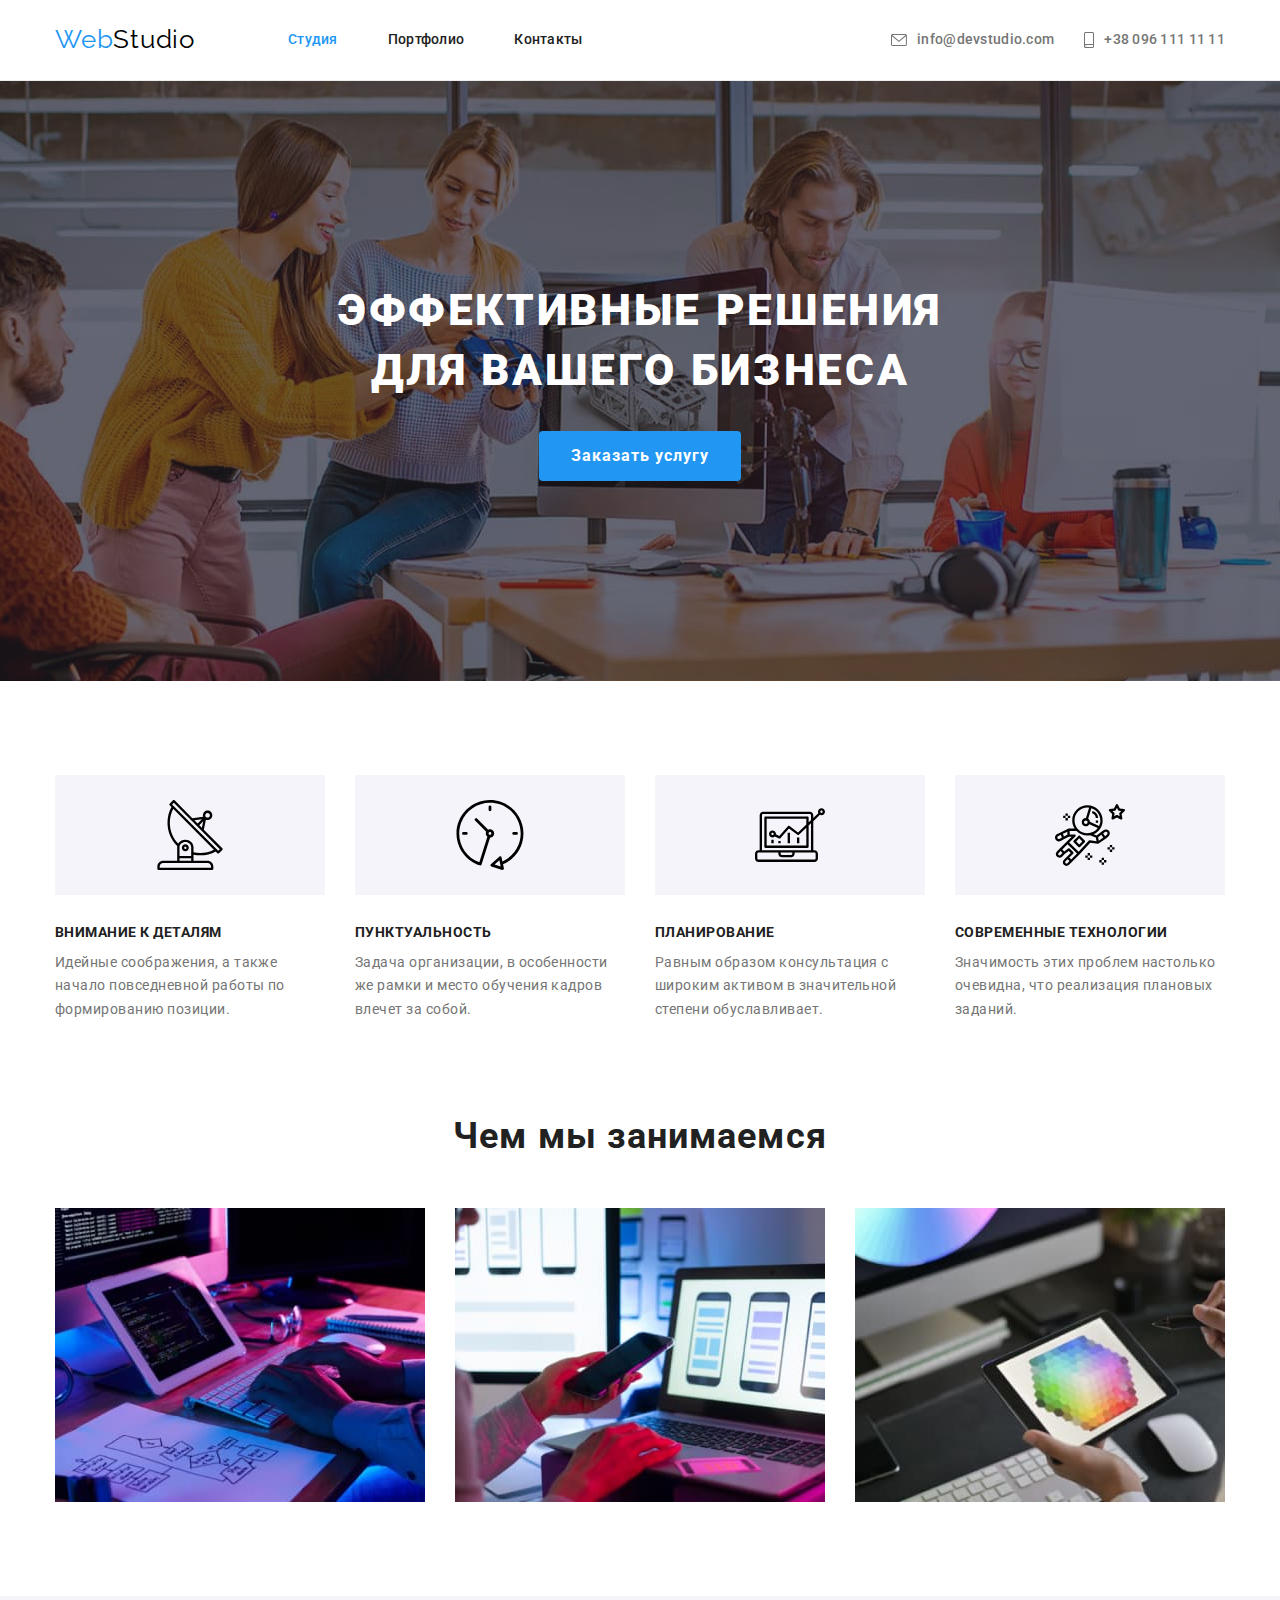
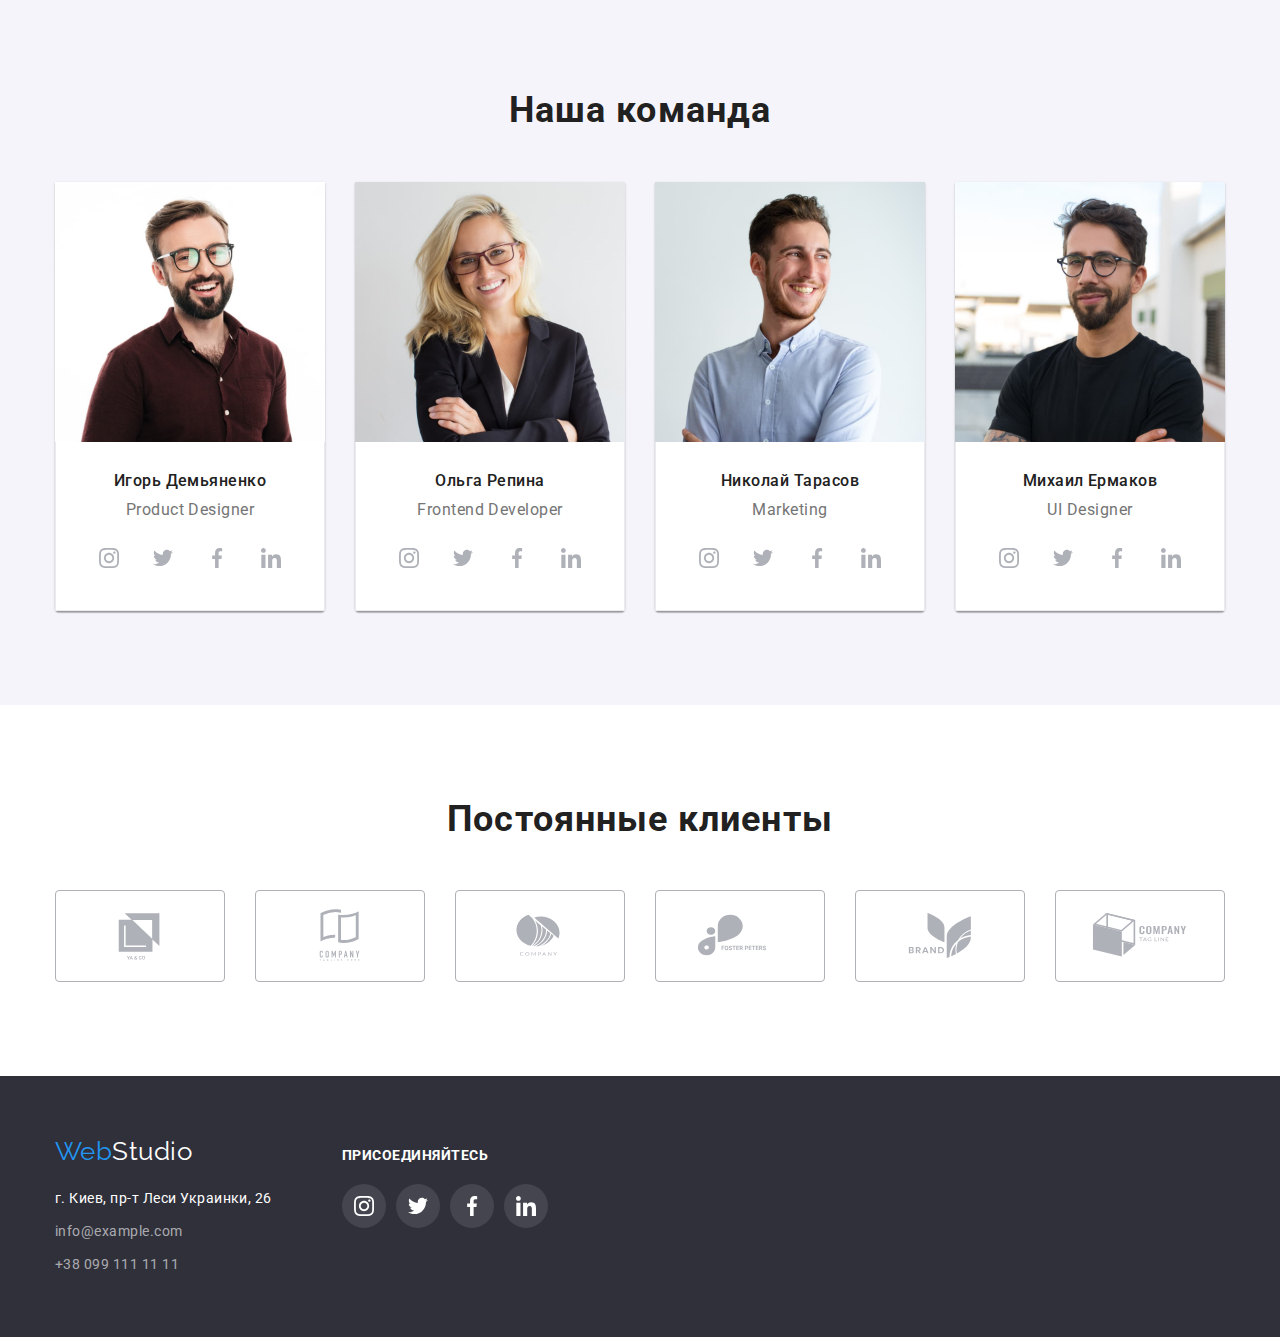
<file: index.html>
<!DOCTYPE html>
<html lang="ru">
  <head>
    <meta charset="UTF-8" />
    <meta http-equiv="X-UA-Compatible" content="IE=edge" />
    <meta name="viewport" content="width=device-width, initial-scale=1.0" />
    <link
      rel="stylesheet"
      href="https://cdnjs.cloudflare.com/ajax/libs/modern-normalize/1.1.0/modern-normalize.min.css"
    />
    <link
      href="https://fonts.googleapis.com/css2?family=Raleway:wght@700&family=Roboto:wght@400;500;700;900&display=swap"
      rel="stylesheet"
    />
    <link rel="stylesheet" href="./css/styles.css" />
    <title>goit-markup-hw-01</title>
  </head>
  <body>
    <header class="header">
      <div class="header-container container">
        <nav class="header-nav">
          <a href="" class="logo"><span class="logo-item">Web</span>Studio</a>
          <ul class="header-menu list">
            <li class="header-item">
              <a class="header-link current" href="">Студия</a>
            </li>
            <li class="header-item">
              <a class="header-link" href="./portfolio.html">Портфолио</a>
            </li>
            <li class="header-item">
              <a class="header-link" href="">Контакты</a>
            </li>
          </ul>
        </nav>
        <ul class="header-list list">
          <li class="item">
            <a class="link" href="mailto:info@devstudio.com">
              <svg width="16" height="12" class="icons">
                <use
                  href="./images/icons.svg/symbol-defs.svg#icon-envelope"
                ></use>
              </svg>
              info@devstudio.com</a
            >
          </li>
          <li class="item">
            <a class="link" href="tel:+380961111111">
              <svg width="10" height="16" class="icons">
                <use
                  href="./images/icons.svg/symbol-defs.svg#icon-smartphone"
                ></use>
              </svg>
              +38 096 111 11 11</a
            >
          </li>
        </ul>
      </div>
    </header>
    <main>
      <!-- Шапка -->
      <section class="hero">
        <div class="hero-container container">
          <h1 class="hero-title">Эффективные решения для вашего бизнеса</h1>
          <button type="button" class="hero-btn">Заказать услугу</button>
        </div>
      </section>
      <!-- Особенности -->
      <section class="section feature">
        <div class="feature-container container">
          <h2 class="visually-hidden">Особенности</h2>
          <ul class="feature-list">
            <li class="feature-item list">
              <div class="feature-icon">
                <svg width="70" height="70">
                  <use
                    href="./images/icons.svg/symbol-defs.svg#icon-antenna"
                  ></use>
                </svg>
              </div>
              <h3 class="feature-title">Внимание к деталям</h3>
              <p class="feature-text">
                Идейные соображения, а также начало повседневной работы по
                формированию позиции.
              </p>
            </li>
            <li class="feature-item list">
              <div class="feature-icon">
                <svg width="70" height="70">
                  <use
                    href="./images/icons.svg/symbol-defs.svg#icon-clock"
                  ></use>
                </svg>
              </div>
              <h3 class="feature-title">Пунктуальность</h3>
              <p class="feature-text">
                Задача организации, в особенности же рамки и место обучения
                кадров влечет за собой.
              </p>
            </li>
            <li class="feature-item list">
              <div class="feature-icon">
                <svg width="70" height="70">
                  <use
                    href="./images/icons.svg/symbol-defs.svg#icon-diagram"
                  ></use>
                </svg>
              </div>
              <h3 class="feature-title">Планирование</h3>
              <p class="feature-text">
                Равным образом консультация с широким активом в значительной
                степени обуславливает.
              </p>
            </li>
            <li class="feature-item list">
              <div class="feature-icon">
                <svg width="70" height="70">
                  <use
                    href="./images/icons.svg/symbol-defs.svg#icon-astronaut"
                  ></use>
                </svg>
              </div>
              <h3 class="feature-title">Современные технологии</h3>
              <p class="feature-text">
                Значимость этих проблем настолько очевидна, что реализация
                плановых заданий.
              </p>
            </li>
          </ul>
        </div>
      </section>
      <!-- Чем мы занимаемся -->
      <section class="section working">
        <div class="working-container container">
          <h2 class="title">Чем мы занимаемся</h2>
          <ul class="working-list">
            <li class="item list">
              <img src="./images/img1.jpg" alt="Рабочий стол" width="370" />
            </li>
            <li class="item list">
              <img src="./images/img2.jpg" alt="экран ноутбука" width="370" />
            </li>
            <li class="item list">
              <img src="./images/img3.jpg" alt="экран планшета" width="370" />
            </li>
          </ul>
        </div>
      </section>
      <!-- Наша команда -->
      <section class="section team">
        <div class="team-container container">
          <h2 class="title">Наша команда</h2>
          <ul class="team-list">
            <li class="team-item list">
              <img
                src="./images/box1.jpg"
                class="team-img"
                alt="фото"
                width="270"
              />
              <div class="team-subitem">
                <h3 class="team-subtitle">Игорь Демьяненко</h3>
                <p class="team-text">Product Designer</p>
                <ul class="social-link list">
                  <li class="social-link-item">
                    <a href="" class="social-link-icon">
                      <svg width="20" height="20">
                        <use
                          href="./images/icons.svg/symbol-defs.svg#icon-instagram"
                        ></use>
                      </svg>
                    </a>
                  </li>
                  <li class="social-link-item">
                    <a href="" class="social-link-icon">
                      <svg width="20" height="20">
                        <use
                          href="./images/icons.svg/symbol-defs.svg#icon-twitter"
                        ></use>
                      </svg>
                    </a>
                  </li>
                  <li class="social-link-item">
                    <a href="" class="social-link-icon">
                      <svg width="20" height="20">
                        <use
                          href="./images/icons.svg/symbol-defs.svg#icon-facebook"
                        ></use>
                      </svg>
                    </a>
                  </li>
                  <li class="social-link-item">
                    <a href="" class="social-link-icon">
                      <svg width="20" height="20">
                        <use
                          href="./images/icons.svg/symbol-defs.svg#icon-linkedin"
                        ></use>
                      </svg>
                    </a>
                  </li>
                </ul>
              </div>
            </li>
            <li class="team-item list">
              <img
                src="./images/box2.jpg"
                class="team-img"
                alt="фото"
                width="270"
              />
              <div class="team-subitem">
                <h3 class="team-subtitle">Ольга Репина</h3>
                <p class="team-text">Frontend Developer</p>
                <ul class="social-link list">
                  <li class="social-link-item">
                    <a href="" class="social-link-icon">
                      <svg width="20" height="20">
                        <use
                          href="./images/icons.svg/symbol-defs.svg#icon-instagram"
                        ></use>
                      </svg>
                    </a>
                  </li>
                  <li class="social-link-item">
                    <a href="" class="social-link-icon">
                      <svg width="20" height="20">
                        <use
                          href="./images/icons.svg/symbol-defs.svg#icon-twitter"
                        ></use>
                      </svg>
                    </a>
                  </li>
                  <li class="social-link-item">
                    <a href="" class="social-link-icon">
                      <svg width="20" height="20">
                        <use
                          href="./images/icons.svg/symbol-defs.svg#icon-facebook"
                        ></use>
                      </svg>
                    </a>
                  </li>
                  <li class="social-link-item">
                    <a href="" class="social-link-icon">
                      <svg width="20" height="20">
                        <use
                          href="./images/icons.svg/symbol-defs.svg#icon-linkedin"
                        ></use>
                      </svg>
                    </a>
                  </li>
                </ul>
              </div>
            </li>
            <li class="team-item list">
              <img
                src="./images/box3.jpg"
                class="team-img"
                alt="фото"
                width="270"
              />
              <div class="team-subitem">
                <h3 class="team-subtitle">Николай Тарасов</h3>
                <p class="team-text">Marketing</p>
                <ul class="social-link list">
                  <li class="social-link-item">
                    <a href="" class="social-link-icon">
                      <svg width="20" height="20">
                        <use
                          href="./images/icons.svg/symbol-defs.svg#icon-instagram"
                        ></use>
                      </svg>
                    </a>
                  </li>
                  <li class="social-link-item">
                    <a href="" class="social-link-icon">
                      <svg width="20" height="20">
                        <use
                          href="./images/icons.svg/symbol-defs.svg#icon-twitter"
                        ></use>
                      </svg>
                    </a>
                  </li>
                  <li class="social-link-item">
                    <a href="" class="social-link-icon">
                      <svg width="20" height="20">
                        <use
                          href="./images/icons.svg/symbol-defs.svg#icon-facebook"
                        ></use>
                      </svg>
                    </a>
                  </li>
                  <li class="social-link-item">
                    <a href="" class="social-link-icon">
                      <svg width="20" height="20">
                        <use
                          href="./images/icons.svg/symbol-defs.svg#icon-linkedin"
                        ></use>
                      </svg>
                    </a>
                  </li>
                </ul>
              </div>
            </li>
            <li class="team-item list">
              <img
                src="./images/box4.jpg"
                class="team-img"
                alt="фото"
                width="270"
              />
              <div class="team-subitem">
                <h3 class="team-subtitle">Михаил Ермаков</h3>
                <p class="team-text">UI Designer</p>
                <ul class="social-link list">
                  <li class="social-link-item">
                    <a href="" class="social-link-icon">
                      <svg width="20" height="20">
                        <use
                          href="./images/icons.svg/symbol-defs.svg#icon-instagram"
                        ></use>
                      </svg>
                    </a>
                  </li>
                  <li class="social-link-item">
                    <a href="" class="social-link-icon">
                      <svg width="20" height="20">
                        <use
                          href="./images/icons.svg/symbol-defs.svg#icon-twitter"
                        ></use>
                      </svg>
                    </a>
                  </li>
                  <li class="social-link-item">
                    <a href="" class="social-link-icon">
                      <svg width="20" height="20">
                        <use
                          href="./images/icons.svg/symbol-defs.svg#icon-facebook"
                        ></use>
                      </svg>
                    </a>
                  </li>
                  <li class="social-link-item">
                    <a href="" class="social-link-icon">
                      <svg width="20" height="20">
                        <use
                          href="./images/icons.svg/symbol-defs.svg#icon-linkedin"
                        ></use>
                      </svg>
                    </a>
                  </li>
                </ul>
              </div>
            </li>
          </ul>
        </div>
      </section>
      <!-- Постоянные клиенты -->
      <section class="section client">
        <div class="container">
            <h2 class="title">Постоянные клиенты</h2>
            <ul class="client-list list">
              <li class="client-item">
                <a href="" class="client-link">
                  <svg width="106" height="60">
                    <use
                      href="./images/icons.svg/symbol-defs.svg#icon-client1"
                    ></use>
                  </svg>
                </a>
              </li>
              <li class="client-item">
                <a href="" class="client-link">
                  <svg width="106" height="60">
                    <use
                      href="./images/icons.svg/symbol-defs.svg#icon-client2"
                    ></use>
                  </svg>
                </a>
              </li>
              <li class="client-item">
                <a href="" class="client-link">
                  <svg width="106" height="60">
                    <use
                      href="./images/icons.svg/symbol-defs.svg#icon-client3"
                    ></use>
                  </svg>
                </a>
              </li>
              <li class="client-item">
                <a href="" class="client-link">
                  <svg width="106" height="60">
                    <use
                      href="./images/icons.svg/symbol-defs.svg#icon-client4"
                    ></use>
                  </svg>
                </a>
              </li>
              <li class="client-item">
                <a href="" class="client-link">
                  <svg width="106" height="60">
                    <use
                      href="./images/icons.svg/symbol-defs.svg#icon-client5"
                    ></use>
                  </svg>
                </a>
              </li>
              <li class="client-item">
                <a href="" class="client-link">
                  <svg width="106" height="60">
                    <use
                      href="./images/icons.svg/symbol-defs.svg#icon-client6"
                    ></use>
                  </svg>
                </a>
              </li>
            </ul>
        </div>
      </section>
    </main>
    <!-- футер -->
    <footer class="footer">
      <div class="container">
        <div class="footer-box">
          <div class="footer-container">
            <a href="" class="footer-logo"
              ><span class="logo-item">Web</span>Studio</a
            >
            <address>
              <ul class="footer-list list">
                <li class="footer-item">
                  <a
                    class="footer-address"
                    href="https://goo.gl/maps/hT7M4xS8k6u17TfG9"
                    >г. Киев, пр-т Леси Украинки, 26</a
                  >
                </li>
                <li class="footer-item">
                  <a class="footer-link" href="mailto:info@example.com"
                    >info@example.com</a
                  >
                </li>
                <li class="footer-item">
                  <a class="footer-link" href="tel:+380991111111"
                    >+38 099 111 11 11</a
                  >
                </li>
              </ul>
            </address>
          </div>
          <div class="footer-social">
            <h2 class="footer-title">присоединяйтесь</h2>
            <ul class="footer-social-list list">
              <li class="footer-social-item">
                <a href="" class="footer-social-link">
                  <svg width="20" height="20">
                    <use href="./images/icons.svg/symbol-defs.svg#icon-instagram"></use>
                  </svg>
                </a>
              </li>
              <li class="footer-social-item">
                <a href="" class="footer-social-link">
                  <svg width="20" height="20">
                    <use href="./images/icons.svg/symbol-defs.svg#icon-twitter"></use>
                  </svg>
                </a>
              </li>
              <li class="footer-social-item">
                <a href="" class="footer-social-link">
                  <svg width="20" height="20">
                    <use href="./images/icons.svg/symbol-defs.svg#icon-facebook"></use>
                  </svg>
                </a>
              </li>
              <li class="footer-social-item">
                <a href="" class="footer-social-link">
                  <svg width="20" height="20">
                    <use href="./images/icons.svg/symbol-defs.svg#icon-linkedin"></use>
                  </svg>
                </a>
              </li>
            </ul>
          </div>
        </div>
      </div>
    </footer>
  </body>
</html>
</file>
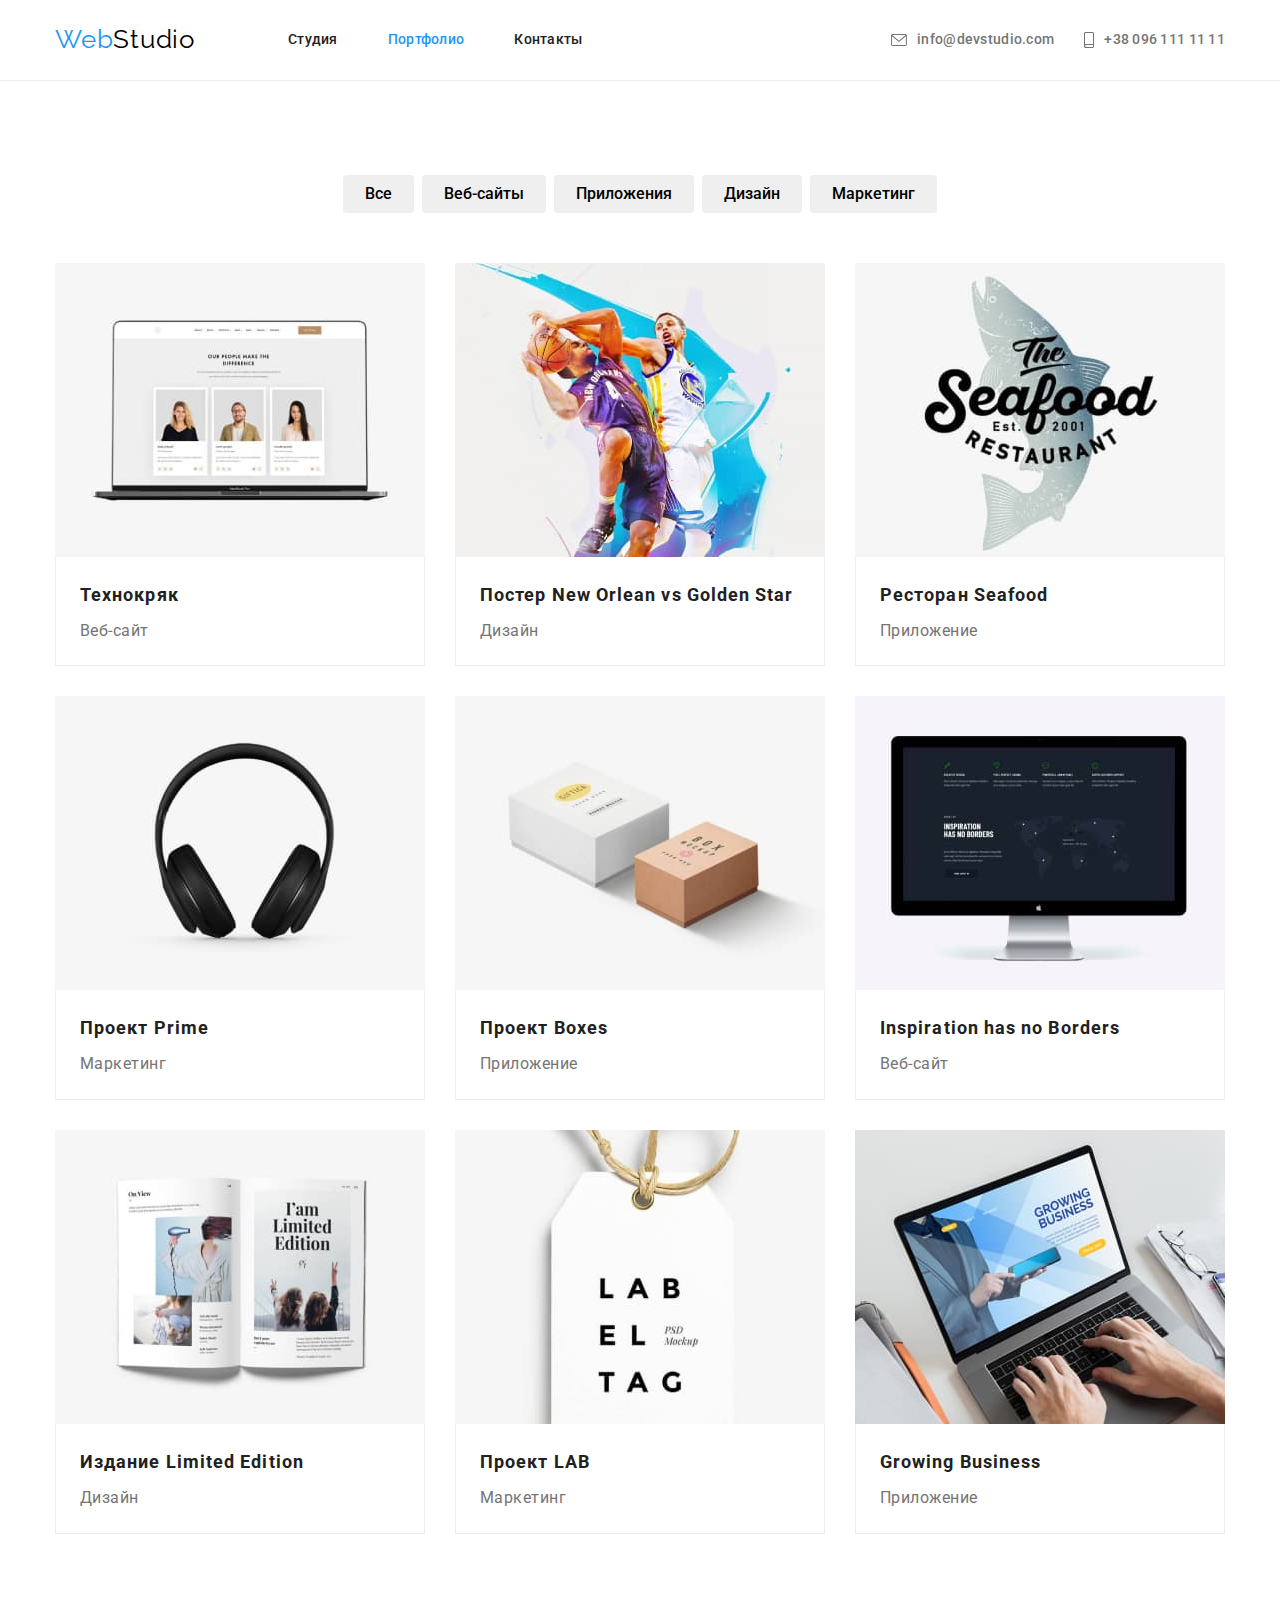
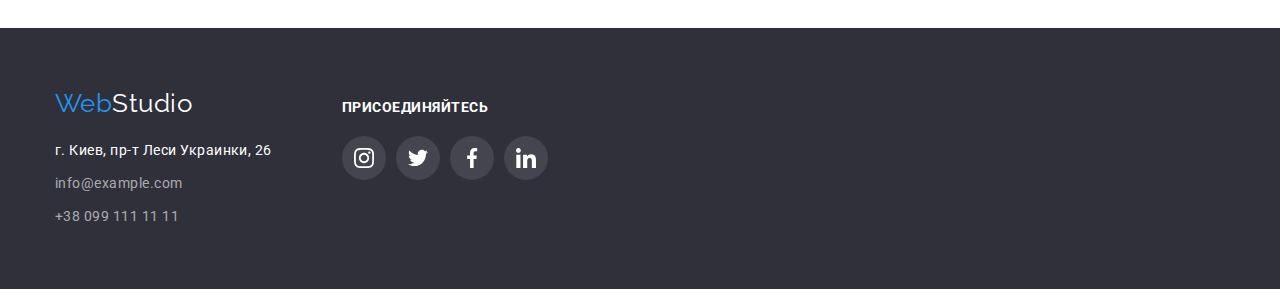
<file: portfolio.html>
<!DOCTYPE html>
<html lang="ru">
  <head>
    <meta charset="UTF-8" />
    <meta http-equiv="X-UA-Compatible" content="IE=edge" />
    <meta name="viewport" content="width=device-width, initial-scale=1.0" />
    <link
      rel="stylesheet"
      href="https://cdnjs.cloudflare.com/ajax/libs/modern-normalize/1.1.0/modern-normalize.min.css"
    />
    <link rel="preconnect" href="https://fonts.googleapis.com" />
    <link rel="preconnect" href="https://fonts.gstatic.com" crossorigin />
    <link
      href="https://fonts.googleapis.com/css2?family=Raleway:wght@700&family=Roboto:wght@400;500;700;900&display=swap"
      rel="stylesheet"
    />
    <link rel="stylesheet" href="./css/styles.css" />
    <title>Портфолио</title>
  </head>
  <body>
    <header class="header">
      <div class="header-container container">
        <nav class="header-nav">
          <a href="" class="logo"><span class="logo-item">Web</span>Studio</a>
          <ul class="header-menu list">
            <li class="header-item">
              <a class="header-link" href="./index.html">Студия</a>
            </li>
            <li class="header-item">
              <a class="header-link current" href="">Портфолио</a>
            </li>
            <li class="header-item">
              <a class="header-link" href="">Контакты</a>
            </li>
          </ul>
        </nav>
        <ul class="header-list list">
          <li class="item">
            <a class="link" href="mailto:info@devstudio.com">
              <svg width="16" height="12" class="icons">
                <use
                  href="./images/icons.svg/symbol-defs.svg#icon-envelope"
                ></use>
              </svg>
              info@devstudio.com</a
            >
          </li>
          <li class="item">
            <a class="link" href="tel:+380961111111"
              ><svg width="10" height="16" class="icons">
                <use
                  href="./images/icons.svg/symbol-defs.svg#icon-smartphone"
                ></use>
              </svg>
              +38 096 111 11 11</a
            >
          </li>
        </ul>
      </div>
    </header>
    <main>
      <section class="section filter">
        <div class="container">
          <h1 class="visually-hidden">Портфолио</h1>
          <ul class="filter-list list">
            <li class="filter-item">
              <button type="button" class="filter-btn">Все</button>
            </li>
            <li class="filter-item">
              <button type="button" class="filter-btn">Веб-сайты</button>
            </li>
            <li class="filter-item">
              <button type="button" class="filter-btn">Приложения</button>
            </li>
            <li class="filter-item">
              <button type="button" class="filter-btn">Дизайн</button>
            </li>
            <li class="filter-item">
              <button type="button" class="filter-btn">Маркетинг</button>
            </li>
          </ul>
          <ul class="project-list list">
            <li class="project-item">
              <a href="" class="project-link">
                <img
                  src="./images/project.jpg"
                  alt="открытый ноутбук"
                  width="370"
                  height="294"
                />
                <div class="project-subitem">
                  <h2 class="project-title">Технокряк</h2>
                  <p class="project-text">Веб-сайт</p>
                  <p class="project-subtext">
                    Lorem ipsum dolor sit amet consectetur adipisicing elit.
                    Aliquam, tenetur.
                  </p>
                </div>
              </a>
            </li>
            <li class="project-item">
              <a href="" class="project-link">
                <img
                  src="./images/project2.jpg"
                  alt="два спортсмена играют в баскетбол"
                  width="370"
                  height="294"
                />
                <div class="project-subitem">
                  <h2 class="project-title">
                    Постер New Orlean vs Golden Star
                  </h2>
                  <p class="project-text">Дизайн</p>
                  <p class="project-subtext">
                    Lorem ipsum dolor sit amet consectetur adipisicing elit.
                    Aliquam, tenetur.
                  </p>
                </div>
              </a>
            </li>
            <li class="project-item">
              <a href="" class="project-link">
                <img
                  src="./images/project3.jpg"
                  alt="логотип ресторана морепродукты"
                  width="370"
                  height="294"
                />
                <div class="project-subitem">
                  <h2 class="project-title">Ресторан Seafood</h2>
                  <p class="project-text">Приложение</p>
                  <p class="project-subtext">
                    Lorem ipsum dolor sit amet consectetur adipisicing elit.
                    Aliquam, tenetur.
                  </p>
                </div>
              </a>
            </li>
            <li class="project-item">
              <a href="" class="project-link">
                <img
                  src="./images/project4.jpg"
                  alt="наушники"
                  width="370"
                  height="294"
                />
                <div class="project-subitem">
                  <h2 class="project-title">Проект Prime</h2>
                  <p class="project-text">Маркетинг</p>
                  <p class="project-subtext">
                    Lorem ipsum dolor sit amet consectetur adipisicing elit.
                    Aliquam, tenetur.
                  </p>
                </div>
              </a>
            </li>
            <li class="project-item">
              <a href="" class="project-link">
                <img
                  src="./images/project5.jpg"
                  alt="две коробки"
                  width="370"
                  height="294"
                />
                <div class="project-subitem">
                  <h2 class="project-title">Проект Boxes</h2>
                  <p class="project-text">Приложение</p>
                  <p class="project-subtext">
                    Lorem ipsum dolor sit amet consectetur adipisicing elit.
                    Aliquam, tenetur.
                  </p>
                </div>
              </a>
            </li>
            <li class="project-item">
              <a href="" class="project-link">
                <img
                  src="./images/project6.jpg"
                  alt="монитор"
                  width="370"
                  height="294"
                />
                <div class="project-subitem">
                  <h2 class="project-title">Inspiration has no Borders</h2>
                  <p class="project-text">Веб-сайт</p>
                  <p class="project-subtext">
                    Lorem ipsum dolor sit amet consectetur adipisicing elit.
                    Aliquam, tenetur.
                  </p>
                </div>
              </a>
            </li>
            <li class="project-item">
              <a href="" class="project-link">
                <img
                  src="./images/project7.jpg"
                  alt="открытая страница журнала"
                  width="370"
                  height="294"
                />
                <div class="project-subitem">
                  <h2 class="project-title">Издание Limited Edition</h2>
                  <p class="project-text">Дизайн</p>
                  <p class="project-subtext">
                    Lorem ipsum dolor sit amet consectetur adipisicing elit.
                    Aliquam, tenetur.
                  </p>
                </div>
              </a>
            </li>
            <li class="project-item">
              <a href="" class="project-link">
                <img
                  src="./images/project8.jpg"
                  alt="медальон на шнурочке"
                  width="370"
                  height="294"
                />
                <div class="project-subitem">
                  <h2 class="project-title">Проект LAB</h2>
                  <p class="project-text">Маркетинг</p>
                  <p class="project-subtext">
                    Lorem ipsum dolor sit amet consectetur adipisicing elit.
                    Aliquam, tenetur.
                  </p>
                </div>
              </a>
            </li>
            <li class="project-item">
              <a href="" class="project-link">
                <img
                  src="./images/project9.jpg"
                  alt="работа на ноутбуке"
                  width="370"
                  height="294"
                />
                <div class="project-subitem">
                  <h2 class="project-title">Growing Business</h2>
                  <p class="project-text">Приложение</p>
                  <p class="project-subtext">
                    Lorem ipsum dolor sit amet consectetur adipisicing elit.
                    Aliquam, tenetur.
                  </p>
                </div>
              </a>
            </li>
          </ul>
        </div>
      </section>
    </main>
    <footer class="footer">
      <div class="container">
        <div class="footer-box">
          <div class="footer-container">
            <a href="" class="footer-logo"
              ><span class="logo-item">Web</span>Studio</a
            >
            <address>
              <ul class="footer-list list">
                <li class="footer-item">
                  <a
                    class="footer-address"
                    href="https://goo.gl/maps/hT7M4xS8k6u17TfG9"
                    >г. Киев, пр-т Леси Украинки, 26</a
                  >
                </li>
                <li class="footer-item">
                  <a class="footer-link" href="mailto:info@example.com"
                    >info@example.com</a
                  >
                </li>
                <li class="footer-item">
                  <a class="footer-link" href="tel:+380991111111"
                    >+38 099 111 11 11</a
                  >
                </li>
              </ul>
            </address>
          </div>
          <div class="footer-social">
            <h2 class="footer-title">присоединяйтесь</h2>
            <ul class="footer-social-list list">
              <li class="footer-social-item">
                <a href="" class="footer-social-link">
                  <svg width="20" height="20">
                    <use
                      href="./images/icons.svg/symbol-defs.svg#icon-instagram"
                    ></use>
                  </svg>
                </a>
              </li>
              <li class="footer-social-item">
                <a href="" class="footer-social-link">
                  <svg width="20" height="20">
                    <use
                      href="./images/icons.svg/symbol-defs.svg#icon-twitter"
                    ></use>
                  </svg>
                </a>
              </li>
              <li class="footer-social-item">
                <a href="" class="footer-social-link">
                  <svg width="20" height="20">
                    <use
                      href="./images/icons.svg/symbol-defs.svg#icon-facebook"
                    ></use>
                  </svg>
                </a>
              </li>
              <li class="footer-social-item">
                <a href="" class="footer-social-link">
                  <svg width="20" height="20">
                    <use
                      href="./images/icons.svg/symbol-defs.svg#icon-linkedin"
                    ></use>
                  </svg>
                </a>
              </li>
            </ul>
          </div>
        </div>
      </div>
    </footer>
  </body>
</html>
</file>
<file: css/styles.css>
:root {
  --primary-text-color: #212121;
  --title-text-color: #757575;
  --accent-color: #2196f3;
  --color-white: #fff;
  --background-color: #2f303a;
  --bg-secondcolor: #fff;
}

body {
  font-family: "Roboto", sans-serif;
  color: var(--primary-text-color);
  background-color: var(--color-white);
  letter-spacing: 0.03em;
}

/* font-family: 'Raleway', sans-serif; */
h1,
h2,
h3,
h4,
h5,
h6,
p {
  margin: 0;
}

ul {
  margin: 0;
  padding: 0;
}

a {
  display: block;
  text-decoration: none;
}

img {
  display: block;
  max-width: 100%;
  height: auto;
}

.list {
  list-style: none;
}

.container {
  width: 1200px;
  margin: 0 auto;
  padding: 0 15px;
}

.section {
  padding: 94px 0;
}

/* шапка */

.header {
  background-color: var(--bg-secondcolor);
  border-bottom: 1px solid #ececec;
}

.header-container {
  display: flex;
  align-items: center;
}

.header-nav {
  display: flex;
  align-items: center;
}

.logo {
  font-family: "Raleway", sans-serif;
  font-size: 26px;
  line-height: 1.2;
  color: #000;
  letter-spacing: 0.03em;
}

.header-menu {
  display: flex;
  margin-left: 93px;
}

.header-item:not(:nth-child(3)) {
  margin-right: 50px;
}

.header-item .header-link {
  padding: 32px 0;
}

.logo-item {
  color: var(--accent-color);
}

.header-link {
  font-weight: 500;
  font-size: 14px;
  line-height: 1.14;
  letter-spacing: 0.02em;
  color: var(--primary-text-color);
}

.header-link:hover,
.header-link:focus {
  color: var(--accent-color);
}

.header-menu .header-link.current {
  color: var(--accent-color);
}
.header-list {
  display: flex;
  margin-left: auto;
}

.header-list .item:not(:nth-child(2)) {
  margin-right: 30px;
}

.header-list .link {
  display: flex;
  align-items: center;
  font-weight: 500;
  font-size: 14px;
  line-height: 1.14;
  padding: 32px 0;
  letter-spacing: 0.02em;
  color: var(--title-text-color);
  fill: currentColor;
}

.link .icons {
  margin-right: 10px;
}

.header-list .link:hover,
.header-list .link:focus {
  color: var(--accent-color);
}

/* Страница 1 */

.hero {
  max-width: 1600px;
  max-height: 600px;
  margin-left: auto;
  margin-right: auto;
  background-color: #c4c4c4;
  background-image: linear-gradient(
      rgba(47, 48, 58, 0.4),
      rgba(47, 48, 58, 0.4)
    ),
    url(../images/hero.jpg);
  background-position: center;
  background-repeat: no-repeat;
  background-size: cover;
  padding-top: 200px;
  padding-bottom: 200px;
}

.hero-title {
  width: 696px;
  font-weight: 900;
  font-size: 44px;
  line-height: 1.36;
  letter-spacing: 0.06em;
  color: var(--color-white);
  text-transform: uppercase;
  text-align: center;
  margin: 0 auto 30px;
}

.hero-btn {
  display: block;
  margin: 0 auto;
  padding: 10px 32px;
  font-weight: 700;
  font-size: 16px;
  line-height: 1.87;
  letter-spacing: 0.06em;
  border: none;
  background-color: var(--accent-color);
  color: var(--color-white);
  border-radius: 4px;
  cursor: pointer;
}

/* особенности */

.feature {
  background-color: var(--bg-secondcolor);
}

.feature-list {
  display: flex;
  flex-wrap: wrap;
}

.feature-item {
  width: calc((100% - 90px) / 4);
  margin-right: 30px;
}

.feature-item:nth-child(4) {
  margin-right: 0;
}

.feature-icon {
  display: flex;
  justify-content: center;
  align-items: center;
  background: #f5f4fa;
  width: 100%;
  height: 120px;
  margin-bottom: 30px;
}

.feature-title {
  font-weight: 700;
  font-size: 14px;
  line-height: 1.14;
  text-transform: uppercase;
  color: var(--primary-text-color);
  margin-bottom: 10px;
}

.feature-text {
  font-size: 14px;
  line-height: 1.71;
  color: var(--title-text-color);
}

/* чем мы занимаемся */

.working {
  padding-top: 0;
}

.working-list {
  display: flex;
}

.title {
  font-weight: 700;
  font-size: 36px;
  line-height: 1.16;
  color: var(--primary-text-color);
  text-align: center;
  letter-spacing: 0.03em;
  margin-bottom: 50px;
}

.working-list .item {
  width: calc((100% - 60px) / 3);
  margin-right: 30px;
}

.working-list .item:nth-child(3) {
  margin-right: 0;
}

/*  наша команда */

.team {
  background-color: #f5f4fa;
}

.team-title {
  margin-bottom: 50px;
}
.team-list {
  display: flex;
}

.team-item {
  width: calc((100% - 90px) / 4);
  margin-right: 30px;
  text-align: center;
  background-color: var(--bg-secondcolor);
  box-shadow: 0px 1px 3px rgba(0, 0, 0, 0.12), 0px 1px 1px rgba(0, 0, 0, 0.14),
    0px 2px 1px rgba(0, 0, 0, 0.2);
  border-radius: 0px 0px 4px 4px;
}

.team-item:nth-child(4) {
  margin-right: 0;
}

.team-subitem {
  padding-top: 30px;
  padding-bottom: 30px;
  border-right: 1px solid #e9ebed;
  border-left: 1px solid #e9ebed;
  border-bottom: 1px solid #e9ebed;
}

.team-subtitle {
  font-weight: 500;
  font-size: 16px;
  line-height: 1.18;
  color: var(--primary-text-color);
  margin-bottom: 10px;
}

.team-text {
  font-size: 16px;
  line-height: 1.18;
  color: var(--title-text-color);
  margin-bottom: 16px;
}

.social-link {
  display: flex;
  justify-content: center;
}

.social-link-item:not(:last-child) {
  margin-right: 10px;
}

.social-link-item .social-link-icon {
  display: flex;
  justify-content: center;
  align-items: center;
  width: 44px;
  height: 44px;
  border-radius: 50%;
  fill: #afb1b8;
}

.social-link-item .social-link-icon:hover,
.social-link-item .social-link-icon:focus {
  background-color: var(--accent-color);
  fill: var(--color-white);
}

/* Постоянные клиенты */

.client {
  background-color: var(--bg-secondcolor);
}

.client-list {
  display: flex;
}

.client-item {
  height: 92px;
  width: calc((100% - 150px) / 6);
}

.client-item:not(:last-child) {
  margin-right: 30px;
}

.client-link {
  display: flex;
  justify-content: center;
  align-items: center;
  width: 100%;
  height: 100%;
  border: 1px solid #afb1b8;
  border-radius: 4px;
  fill: #afb1b8;
}

.client-link:hover,
.client-link:focus {
  border-color: var(--accent-color);
  fill: var(--accent-color);
}

/* страница2 портфолио */

.filter {
  padding-top: 94px;
  padding-bottom: 94px;
}

.visually-hidden {
  position: absolute;
  white-space: nowrap;
  width: 1px;
  height: 1px;
  overflow: hidden;
  border: 0;
  padding: 0;
  clip: rect(0 0 0 0);
  clip-path: inset(50%);
  margin: -1px;
}

.filter-btn {
  font-weight: 500;
  font-size: 16px;
  line-height: 1.6;
  padding: 6px 22px;
  border: none;
  border-radius: 4px;
  cursor: pointer;
}

.filter-btn:hover,
.filter-btn:focus {
  background-color: var(--accent-color);
  color: var(--color-white);
  box-shadow: 0px 3px 1px rgba(0, 0, 0, 0.1), 0px 1px 2px rgba(0, 0, 0, 0.08),
    0px 2px 2px rgba(0, 0, 0, 0.12);
}

.filter-list {
  display: flex;
  justify-content: center;
  margin-bottom: 50px;
}

.filter-item:not(:last-child) {
  margin-right: 8px;
}

/* project */

.project-list {
  display: flex;
  flex-wrap: wrap;
}

.project-item {
  width: calc((100% - 60px) / 3);
  margin-right: 30px;
  margin-bottom: 30px;
}

.project-item:nth-child(3n) {
  margin-right: 0;
}

.project-item:nth-last-child(-n + 3) {
  margin-bottom: 0;
}

.project-link:hover,
.project-link:focus {
  box-shadow: 0px 1px 1px rgba(0, 0, 0, 0.12), 0px 4px 4px rgba(0, 0, 0, 0.06),
    1px 4px 6px rgba(0, 0, 0, 0.16);
}

.project-subitem {
  padding: 20px 24px;
  border-right: 1px solid #eeeeee;
  border-left: 1px solid #eeeeee;
  border-bottom: 1px solid #eeeeee;
}

.project-title {
  font-weight: 700;
  font-size: 18px;
  line-height: 2;
  letter-spacing: 0.06em;
  color: var(--primary-text-color);
  margin-bottom: 4px;
}

.project-text,
.project-subtext {
  font-size: 16px;
  line-height: 1.8;
  color: var(--title-text-color);
}

.project-subtext {
  display: none;
}

/* footer */

.footer {
  background-color: #2f303a;
  padding-top: 60px;
  padding-bottom: 60px;
}

.footer-box {
  display: flex;
  align-items: baseline;
}

.footer-container {
  margin-right: 70px;
}

.footer-logo {
  display: block;
  font-family: "Raleway", sans-serif;
  font-size: 26px;
  line-height: 1.19;
  color: var(--color-white);
  margin-bottom: 20px;
}

.footer-list {
  font-style: normal;
}

.footer-item:not(:last-child) {
  margin-bottom: 9px;
}

.footer-address {
  font-size: 14px;
  line-height: 1.71;
  color: var(--color-white);
}

.footer-link {
  font-size: 14px;
  line-height: 1.71;
  color: rgba(255, 255, 255, 0.6);
}

.footer-link:hover,
.footer-link:focus {
  color: var(--accent-color);
}

.footer-social .footer-title {
  font-weight: 700;
  font-size: 14px;
  line-height: 1.14;
  text-transform: uppercase;
  color: var(--color-white);
  margin-bottom: 20px;
}

.footer-social-list {
  display: flex;
}

.footer-social-item {
  margin-right: 10px;
}

.footer-social-link {
  display: flex;
  justify-content: center;
  align-items: center;
  width: 44px;
  height: 44px;
  background-color: #44454e;
  border-radius: 50%;
  fill: var(--color-white);
}

.footer-social-link:hover,
.footer-social-link:focus {
  background-color: var(--accent-color);
}
</file>
